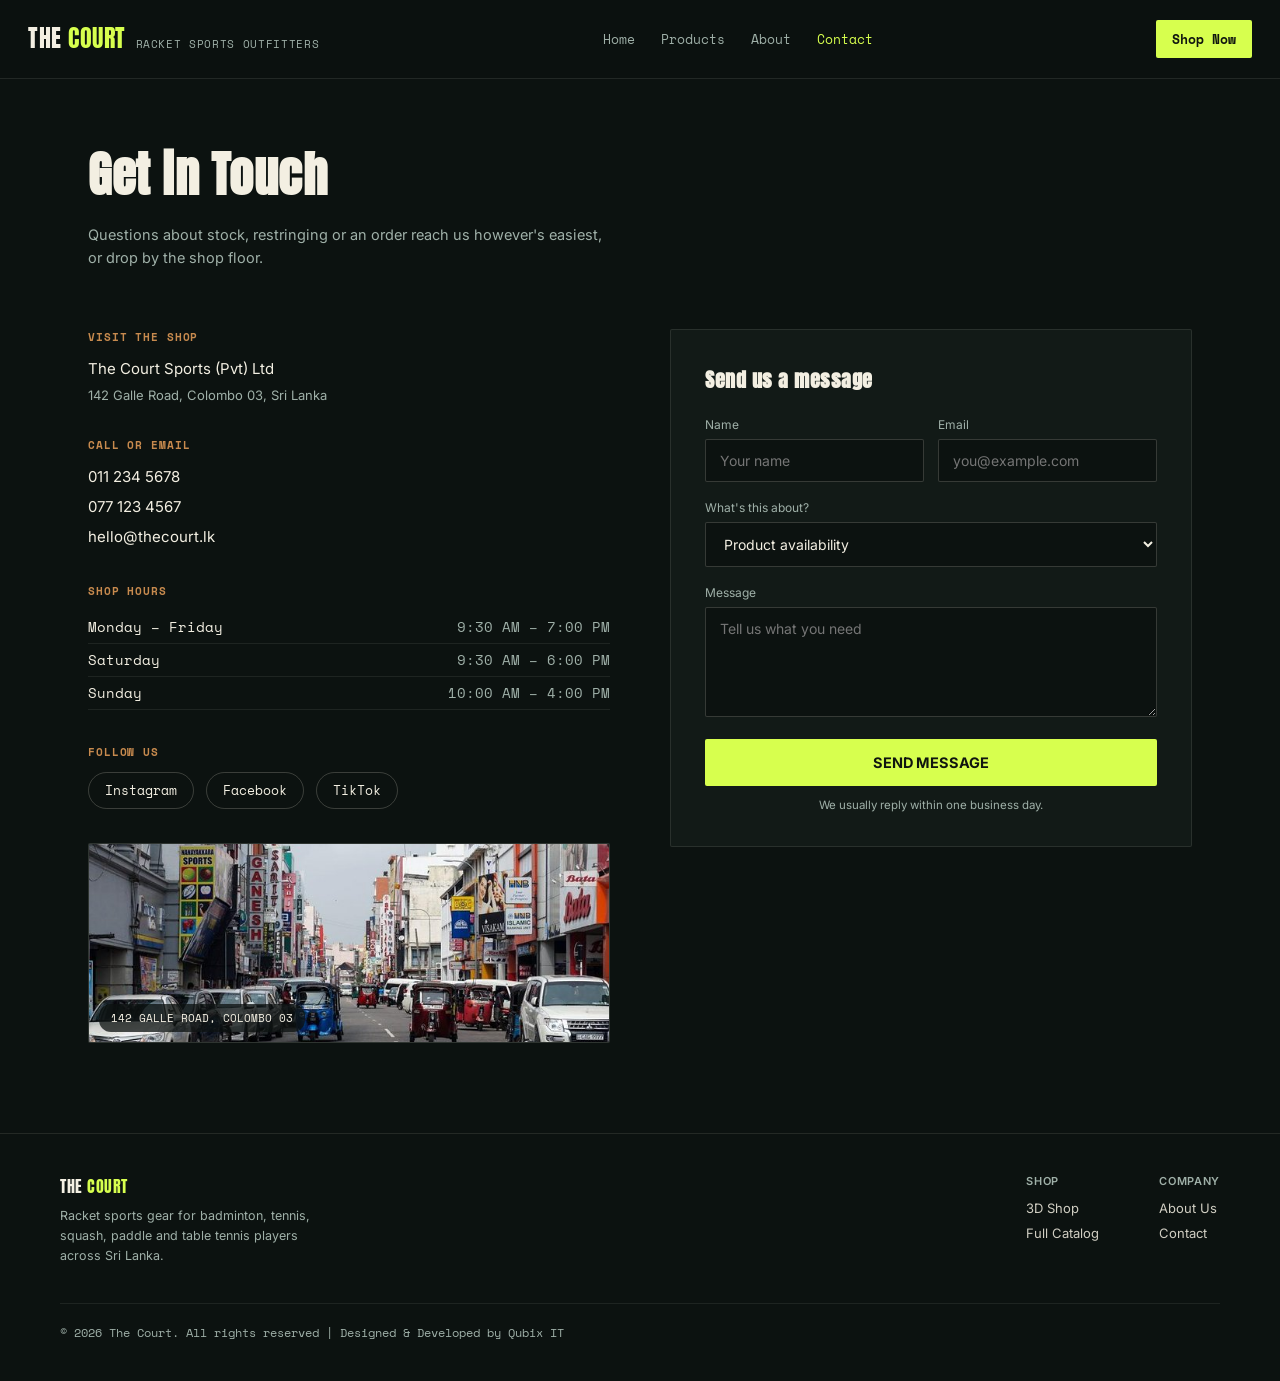
<file: contact.html>
<!DOCTYPE html>
<html lang="en">
<head>
<meta charset="UTF-8" />
<meta name="viewport" content="width=device-width, initial-scale=1.0" />
<title>Contact Us &mdash; The Court</title>
<link rel="preconnect" href="https://fonts.googleapis.com">
<link rel="preconnect" href="https://fonts.gstatic.com" crossorigin>
<link href="https://fonts.googleapis.com/css2?family=Anton&family=Inter:wght@400;500;600;700&family=Space+Mono:wght@400;700&display=swap" rel="stylesheet">
<link rel="stylesheet" href="css/contact.css">
</head>
<body>

<header class="site">
  <a class="brand" href="index.html">
    <div class="name display">THE <span class="accent">COURT</span></div>
    <div class="tag mono">RACKET SPORTS OUTFITTERS</div>
  </a>
  <nav class="page-nav mono" id="page-nav">
    <button class="nav-close" id="nav-close" aria-label="Close menu">&times;</button>
    <a href="index.html">Home</a>
    <a href="products.html">Products</a>
    <a href="about.html">About</a>
    <a href="contact.html" class="current">Contact</a>
  </nav>
  <div class="nav-scrim" id="nav-scrim"></div>
  <a class="nav-cta mono" href="products.html">Shop Now</a>
  <button class="hamburger" id="hamburger-btn" aria-label="Open menu" aria-expanded="false">
    <span></span><span></span><span></span>
  </button>
</header>

<div class="page-head">
  <h1 class="display">Get in Touch</h1>
  <p>Questions about stock, restringing or an order reach us however's easiest, or drop by the shop floor.</p>
</div>

<div class="contact-wrap">
  <div>
    <div class="info-block">
      <h4 class="mono">VISIT THE SHOP</h4>
      <div class="line">The Court Sports (Pvt) Ltd</div>
      <div class="sub">142 Galle Road, Colombo 03, Sri Lanka</div>
    </div>

    <div class="info-block">
      <h4 class="mono">CALL OR EMAIL</h4>
      <div class="line"><a href="tel:+94112345678">011 234 5678</a></div>
      <div class="line"><a href="tel:+94771234567">077 123 4567</a></div>
      <div class="line"><a href="mailto:hello@thecourt.lk">hello@thecourt.lk</a></div>
    </div>

    <div class="info-block">
      <h4 class="mono">SHOP HOURS</h4>
      <table class="hours-table mono">
        <tr><td>Monday – Friday</td><td>9:30 AM – 7:00 PM</td></tr>
        <tr><td>Saturday</td><td>9:30 AM – 6:00 PM</td></tr>
        <tr><td>Sunday</td><td>10:00 AM – 4:00 PM</td></tr>
      </table>
    </div>

    <div class="info-block">
      <h4 class="mono">FOLLOW US</h4>
      <div class="social-row mono">
        <a class="social-pill" href="#">Instagram</a>
        <a class="social-pill" href="#">Facebook</a>
        <a class="social-pill" href="#">TikTok</a>
      </div>
    </div>

    <!-- REPLACE: storefront photo or embedded map screenshot. Drop a file at images/contact/map.jpg -->
    <div class="map-block">
      <img src="5.jpg" alt="The Court storefront, 142 Galle Road, Colombo 03"
           onerror="this.onerror=null;this.src='https://picsum.photos/seed/thecourt-map/600/400';">
      <span class="map-label mono">142 GALLE ROAD, COLOMBO 03</span>
    </div>
  </div>

  <form class="contact-form" id="contact-form">
    <h3 class="display">Send us a message</h3>
    <div class="field-row">
      <div class="field">
        <label for="name">Name</label>
        <input id="name" type="text" placeholder="Your name" required />
      </div>
      <div class="field">
        <label for="email">Email</label>
        <input id="email" type="email" placeholder="you@example.com" required />
      </div>
    </div>
    <div class="field">
      <label for="topic">What's this about?</label>
      <select id="topic">
        <option>Product availability</option>
        <option>Restringing service</option>
        <option>Order status</option>
        <option>Something else</option>
      </select>
    </div>
    <div class="field">
      <label for="message">Message</label>
      <textarea id="message" placeholder="Tell us what you need" required></textarea>
    </div>
    <button class="submit-btn" type="submit">SEND MESSAGE</button>
    <div class="form-note">We usually reply within one business day.</div>
  </form>
</div>

<div id="toast"></div>

<footer class="site">
  <div class="footer-wrap">
    <div class="footer-brand">
      <div class="name display">THE <span style="color:var(--lime);">COURT</span></div>
      <p>Racket sports gear for badminton, tennis, squash, paddle and table tennis players across Sri Lanka.</p>
    </div>
    <div class="footer-links">
      <div class="footer-col">
        <h4>SHOP</h4>
        <a href="index.html">3D Shop</a>
        <a href="products.html">Full Catalog</a>
      </div>
      <div class="footer-col">
        <h4>COMPANY</h4>
        <a href="about.html">About Us</a>
        <a href="contact.html">Contact</a>
      </div>
    </div>
  </div>
  <div class="footer-bottom mono">&copy; 2026 The Court. All rights reserved | Designed & Developed by Qubix IT</div>
</footer>

<script src="js/contact.js"></script>

</body>
</html>
</file>
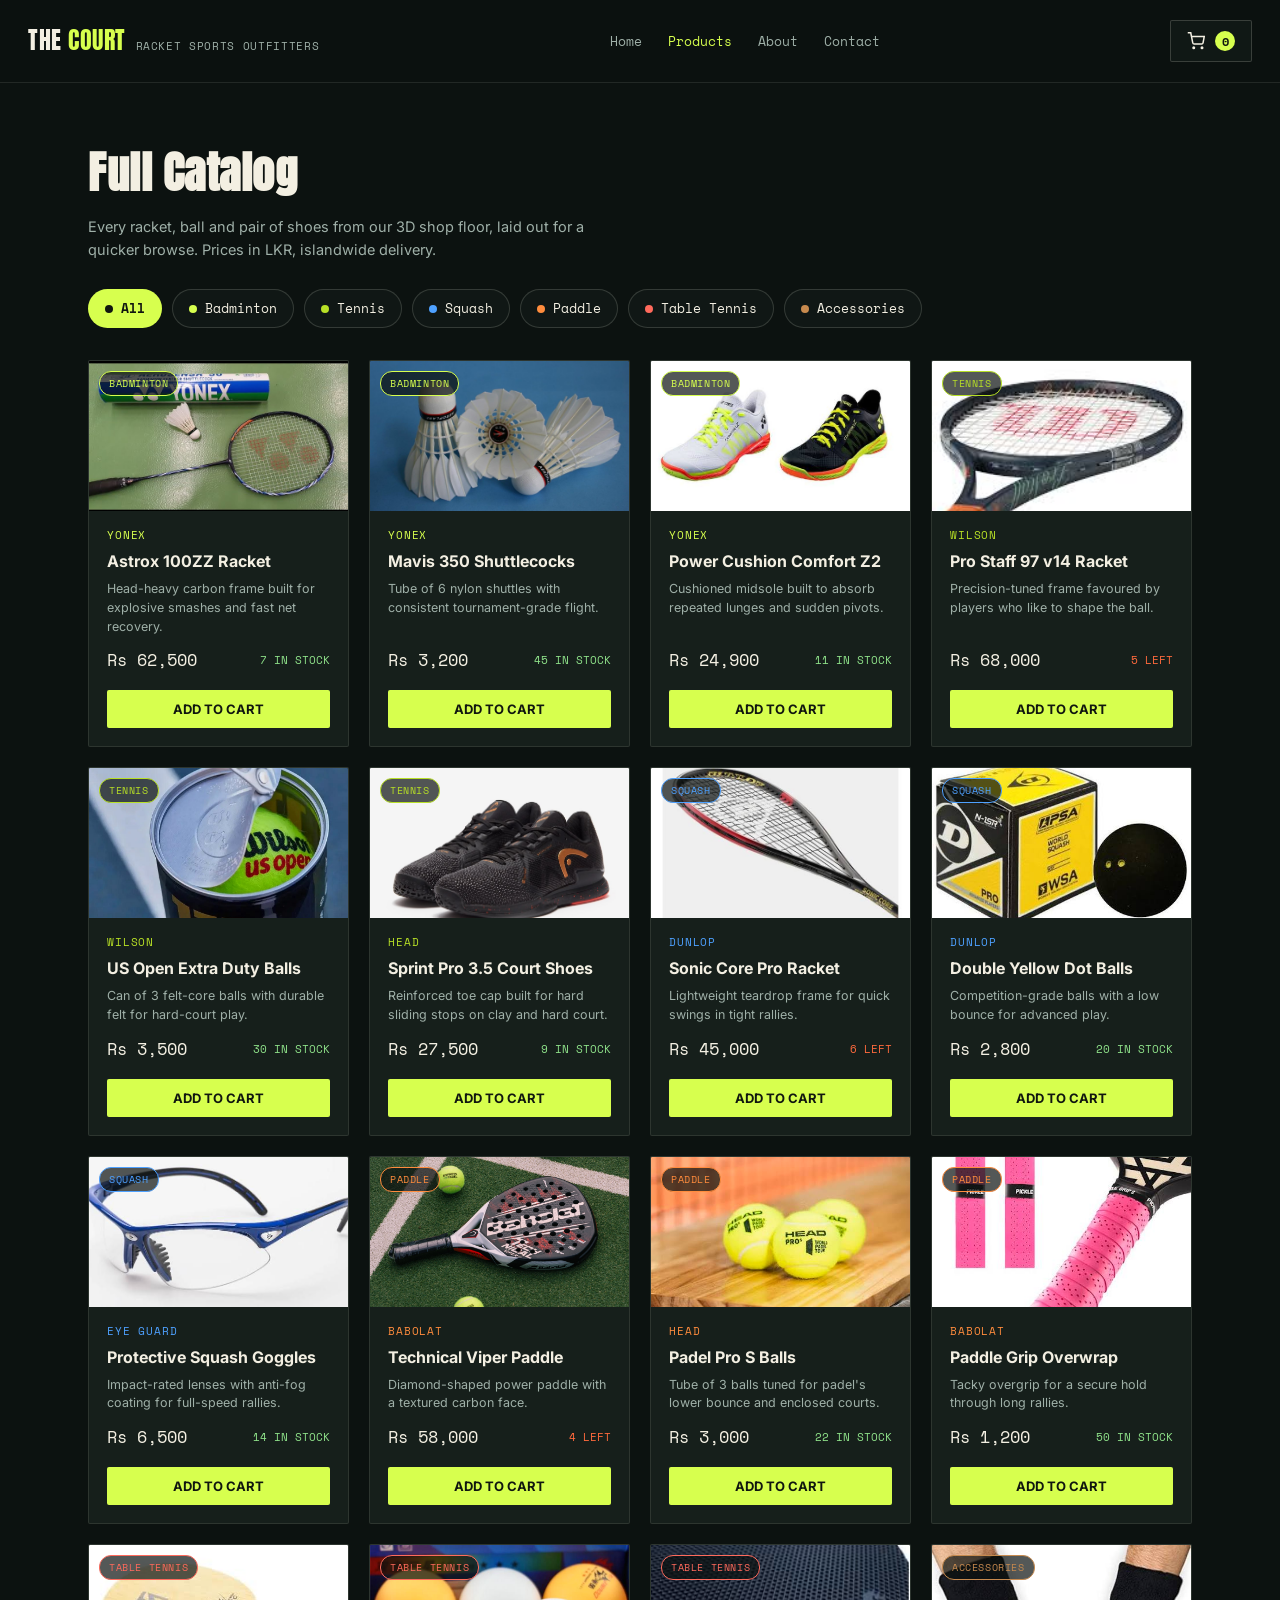
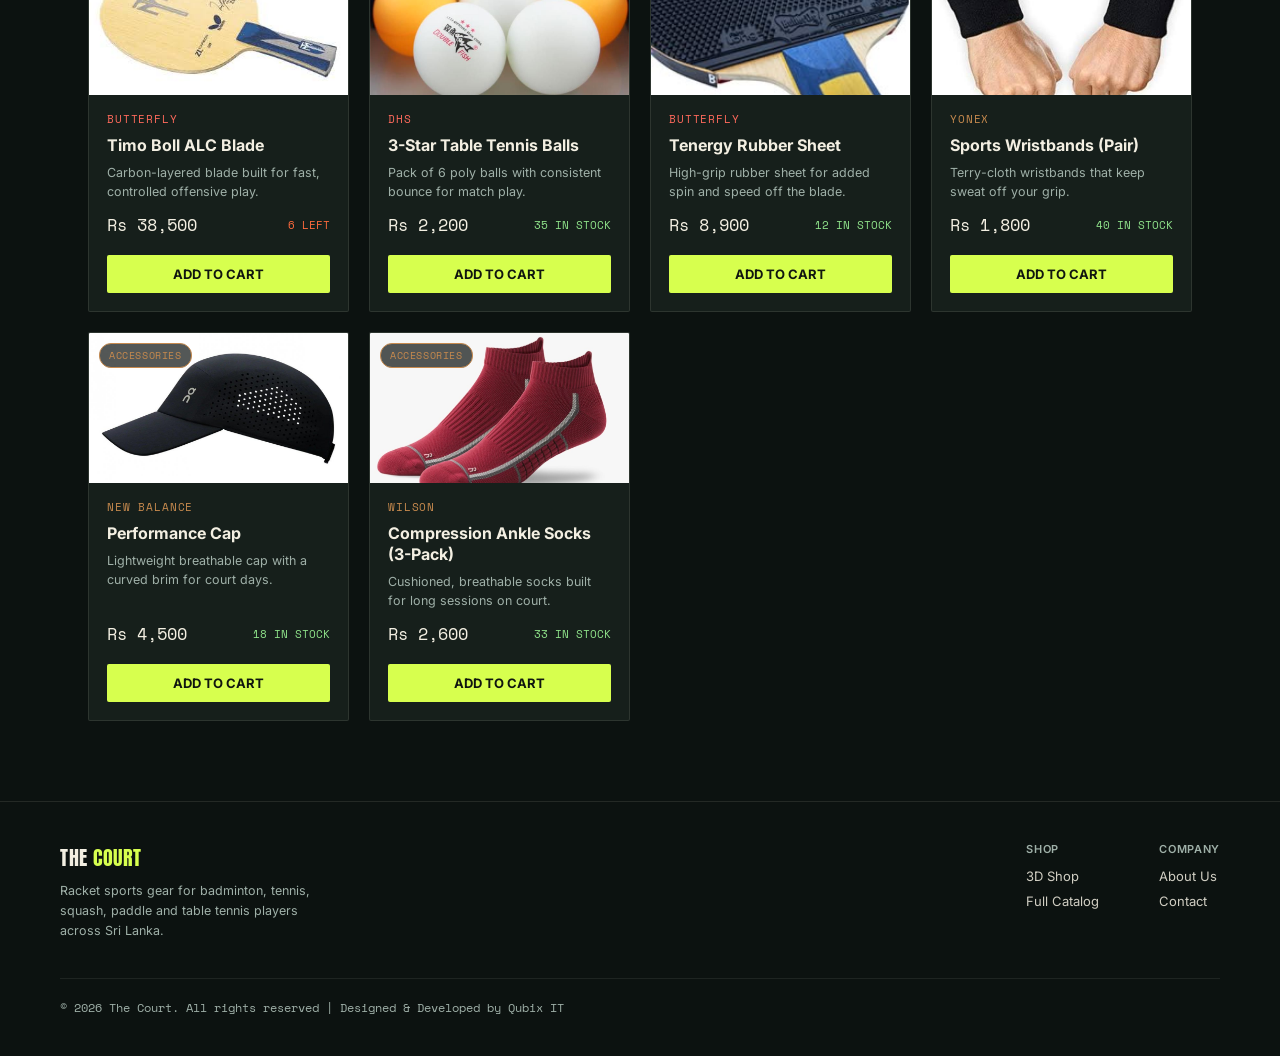
<file: products.html>
<!DOCTYPE html>
<html lang="en">
<head>
<meta charset="UTF-8" />
<meta name="viewport" content="width=device-width, initial-scale=1.0" />
<title>Products &mdash; The Court</title>
<link rel="preconnect" href="https://fonts.googleapis.com">
<link rel="preconnect" href="https://fonts.gstatic.com" crossorigin>
<link href="https://fonts.googleapis.com/css2?family=Anton&family=Inter:wght@400;500;600;700&family=Space+Mono:wght@400;700&display=swap" rel="stylesheet">
<link rel="stylesheet" href="css/products.css">
</head>
<body>

<header class="site">
  <a class="brand" href="index.html">
    <div class="name display">THE <span class="accent">COURT</span></div>
    <div class="tag mono">RACKET SPORTS OUTFITTERS</div>
  </a>
  <nav class="page-nav mono" id="page-nav">
    <button class="nav-close" id="nav-close" aria-label="Close menu">&times;</button>
    <a href="index.html">Home</a>
    <a href="products.html" class="current">Products</a>
    <a href="about.html">About</a>
    <a href="contact.html">Contact</a>
  </nav>
  <div class="nav-scrim" id="nav-scrim"></div>
  <button class="hamburger" id="hamburger-btn" aria-label="Open menu" aria-expanded="false">
    <span></span><span></span><span></span>
  </button>
  <button id="cart-btn">
    <svg viewBox="0 0 24 24" fill="none" stroke="#f3efe2" stroke-width="2"><circle cx="9" cy="21" r="1"/><circle cx="20" cy="21" r="1"/><path d="M1 1h4l2.68 13.39a2 2 0 0 0 2 1.61h9.72a2 2 0 0 0 2-1.61L23 6H6"/></svg>
    <span class="mono" id="cart-count">0</span>
  </button>
</header>

<div class="page-head">
  <h1 class="display">Full Catalog</h1>
  <p>Every racket, ball and pair of shoes from our 3D shop floor, laid out for a quicker browse. Prices in LKR, islandwide delivery.</p>
</div>

<div class="filters mono" id="filters"></div>
<div class="grid" id="grid"></div>

<div id="cart-drawer">
  <div class="cart-head">
    <h2>YOUR CART</h2>
    <button class="panel-close" id="cart-close">&times;</button>
  </div>
  <div id="cart-items"></div>
  <div class="cart-foot">
    <div class="cart-line"><span>Items</span><span id="cart-item-count" class="mono">0</span></div>
    <div class="cart-line total"><span>Total</span><span id="cart-total" class="mono">Rs 0</span></div>
    <button id="checkout-btn">CHECK AVAILABILITY &amp; CHECKOUT</button>
  </div>
</div>
<div id="scrim"></div>
<div id="toast"></div>

<footer class="site">
  <div class="footer-wrap">
    <div class="footer-brand">
      <div class="name display">THE <span style="color:var(--lime);">COURT</span></div>
      <p>Racket sports gear for badminton, tennis, squash, paddle and table tennis players across Sri Lanka.</p>
    </div>
    <div class="footer-links">
      <div class="footer-col">
        <h4>SHOP</h4>
        <a href="index.html">3D Shop</a>
        <a href="products.html">Full Catalog</a>
      </div>
      <div class="footer-col">
        <h4>COMPANY</h4>
        <a href="about.html">About Us</a>
        <a href="contact.html">Contact</a>
      </div>
    </div>
  </div>
  <div class="footer-bottom mono">&copy; 2026 The Court. All rights reserved | Designed & Developed by Qubix IT</div>
</footer>

<script src="js/products.js"></script>
</body>
</html>
</file>
<file: css/contact.css>
:root{
    --bg-deep:#0c1210; --bg-panel:#121a17; --bg-card:#161f1b;
    --line-white:#f3efe2; --lime:#d7ff4e; --clay:#ff6a3d; --wood:#c78a4e;
    --ink-muted:#9fb0a8; --danger:#ff5c5c; --radius:2px;
  }
  *{box-sizing:border-box;}
  body{ margin:0; background:var(--bg-deep); color:var(--line-white); font-family:'Inter',sans-serif; }
  .display{ font-family:'Anton',sans-serif; letter-spacing:0.5px; }
  .mono{ font-family:'Space Mono',monospace; }
  a{ color:inherit; }

  header.site{
    position:sticky; top:0; z-index:40; display:flex; align-items:center; justify-content:space-between;
    padding:20px 28px; background:rgba(12,18,16,0.9); backdrop-filter:blur(8px);
    border-bottom:1px solid rgba(243,239,226,0.1);
  }
  .brand{ display:flex; align-items:baseline; gap:10px; text-decoration:none; }
  .brand .name{ font-size:24px; line-height:1; color:var(--line-white); }
  .brand .name .accent{ color:var(--lime); }
  .brand .tag{ font-size:11px; color:var(--ink-muted); letter-spacing:0.06em; }
  .page-nav{ display:flex; align-items:center; gap:26px; }
  .page-nav a{ color:var(--ink-muted); text-decoration:none; font-size:13px; transition:color .18s ease; }
  .page-nav a:hover{ color:var(--line-white); }
  .page-nav a.current{ color:var(--lime); }
  .nav-cta{ background:var(--lime); color:#10160f; padding:9px 16px; border-radius:var(--radius); text-decoration:none; font-size:13px; font-weight:700; }

  .page-head{ padding:60px 28px 10px; max-width:1160px; margin:0 auto; }
  .page-head h1{ font-size:48px; margin:0 0 12px; }
  .page-head p{ color:var(--ink-muted); max-width:520px; line-height:1.6; font-size:14.5px; margin:0; }

  .contact-wrap{ max-width:1160px; margin:0 auto; padding:50px 28px 90px; display:grid; grid-template-columns:1fr 1fr; gap:60px; align-items:start; }

  .info-block{ margin-bottom:34px; }
  .info-block h4{ font-size:11px; letter-spacing:0.08em; color:var(--wood); margin:0 0 12px; }
  .info-block .line{ font-size:15px; margin-bottom:6px; line-height:1.6; }
  .info-block .line a{ text-decoration:none; }
  .info-block .line a:hover{ color:var(--lime); }
  .info-block .sub{ color:var(--ink-muted); font-size:13px; }

  .social-row{ display:flex; gap:12px; margin-top:6px; }
  .social-pill{
    border:1px solid rgba(243,239,226,0.2); border-radius:20px; padding:8px 16px; font-size:12.5px;
    text-decoration:none; transition:border-color .18s ease, color .18s ease;
  }
  .social-pill:hover{ border-color:var(--lime); color:var(--lime); }

  .map-block{
    margin-top:34px; height:200px; border-radius:var(--radius); border:1px solid rgba(243,239,226,0.12);
    position:relative; overflow:hidden; background:var(--bg-panel);
  }
  .map-block img{ width:100%; height:100%; object-fit:cover; display:block; }
  .map-label{
    position:absolute; bottom:10px; left:10px; font-size:11px; color:var(--line-white);
    background:rgba(12,18,16,0.75); padding:6px 12px; border-radius:12px;
  }

  form.contact-form{ background:var(--bg-panel); border:1px solid rgba(243,239,226,0.1); padding:34px; border-radius:var(--radius); }
  form.contact-form h3{ margin:0 0 22px; font-size:20px; }
  .field{ margin-bottom:18px; }
  .field label{ display:block; font-size:12px; color:var(--ink-muted); margin-bottom:7px; }
  .field input, .field select, .field textarea{
    width:100%; background:var(--bg-deep); border:1px solid rgba(243,239,226,0.18); color:var(--line-white);
    padding:12px 14px; border-radius:var(--radius); font-family:'Inter',sans-serif; font-size:14px;
  }
  .field input:focus, .field select:focus, .field textarea:focus{ outline:none; border-color:var(--lime); }
  .field textarea{ resize:vertical; min-height:110px; }
  .field-row{ display:flex; gap:14px; }
  .field-row .field{ flex:1; }
  .submit-btn{
    width:100%; background:var(--lime); color:#10160f; border:none; padding:15px; font-weight:700;
    font-size:14.5px; border-radius:var(--radius); cursor:pointer; font-family:'Inter',sans-serif;
  }
  .form-note{ font-size:11.5px; color:var(--ink-muted); margin-top:12px; text-align:center; }

  #toast{
    position:fixed; bottom:26px; left:50%; transform:translateX(-50%) translateY(20px);
    background:var(--line-white); color:#10160f; padding:12px 20px; border-radius:20px;
    font-size:13px; font-weight:600; opacity:0; transition:all .3s ease; z-index:70; pointer-events:none;
  }
  #toast.show{ opacity:1; transform:translateX(-50%) translateY(0); }

  .hours-table{ width:100%; border-collapse:collapse; font-size:13.5px; margin-top:6px; }
  .hours-table td{ padding:6px 0; border-bottom:1px solid rgba(243,239,226,0.08); }
  .hours-table td:last-child{ text-align:right; color:var(--ink-muted); }

  footer.site{ border-top:1px solid rgba(243,239,226,0.1); padding:40px 28px; }
  .footer-wrap{ max-width:1160px; margin:0 auto; display:flex; flex-wrap:wrap; gap:24px; justify-content:space-between; }
  .footer-brand p{ color:var(--ink-muted); font-size:12.5px; max-width:280px; line-height:1.6; margin-top:8px; }
  .footer-links{ display:flex; gap:60px; flex-wrap:wrap; }
  .footer-col h4{ font-size:11px; letter-spacing:0.06em; color:var(--ink-muted); margin:0 0 12px; font-weight:600; }
  .footer-col a{ display:block; text-decoration:none; color:var(--line-white); font-size:13px; margin-bottom:9px; opacity:0.85; }
  .footer-col a:hover{ opacity:1; color:var(--lime); }
  .footer-bottom{ max-width:1160px; margin:24px auto 0; padding-top:20px; border-top:1px solid rgba(243,239,226,0.08); color:var(--ink-muted); font-size:11.5px; }

  @media (max-width: 760px){

    .brand .tag{ display:none; }
    .contact-wrap{ grid-template-columns:1fr; }
    .page-head h1{ font-size:34px; }
  }

/* ============================================================
   HAMBURGER / MOBILE NAV (shared pattern across all pages)
   Everything keys off body.nav-open — no other state to conflict.
============================================================ */
.hamburger{
  display:none;
  flex-direction:column;
  justify-content:center;
  align-items:center;
  gap:5px;
  width:40px; height:40px;
  background:none;
  border:1px solid rgba(243,239,226,0.18);
  border-radius:2px;
  cursor:pointer;
  padding:0;
  z-index:210;
}
.hamburger span{
  display:block;
  width:20px;
  height:2px;
  background:#f3efe2;
}
.hamburger:hover{ border-color:#d7ff4e; }

body.nav-open .hamburger{ display:none !important; }

.nav-close{ display:none !important; }
body.nav-open .nav-close{ display:block !important; }

.nav-scrim{
  position:fixed; inset:0;
  background:rgba(4,7,6,0.6);
  z-index:9998;
  opacity:0; pointer-events:none;
  transition:opacity .3s ease;
}
body.nav-open .nav-scrim{ opacity:1 !important; pointer-events:auto !important; }

@media (max-width: 760px){
  .hamburger{ display:flex; }

  header.site{ backdrop-filter:none !important; }

  .page-nav{
    display:flex !important;
    position:fixed !important;
    top:0 !important; right:0 !important; left:auto !important; bottom:auto !important;
    height:100vh !important;
    width:280px !important;
    max-width:82vw;
    background-color:#121a17 !important;
    opacity:1 !important;
    border-left:1px solid rgba(243,239,226,0.12);
    flex-direction:column;
    align-items:flex-start;
    gap:0;
    padding:80px 28px 28px;
    transform:translateX(100%);
    transition:transform .3s ease;
    z-index:9999 !important;
  }
  body.nav-open .page-nav{ transform:translateX(0) !important; }

  .page-nav a{
    width:100%;
    padding:14px 0;
    font-size:16px;
    font-weight:700 !important;
    color:#f3efe2 !important;
    border-bottom:1px solid rgba(243,239,226,0.08);
  }

  .nav-close{
    position:absolute;
    top:18px; right:20px;
    background:none;
    border:none;
    color:#f3efe2 !important;
    font-size:28px;
    line-height:1;
    cursor:pointer;
    padding:4px;
    z-index:10000;
  }
  .nav-close:hover{ color:#d7ff4e !important; }
}
</file>
<file: css/products.css>
:root{
    --bg-deep:#0c1210;
    --bg-panel:#121a17;
    --bg-card:#161f1b;
    --line-white:#f3efe2;
    --lime:#d7ff4e;
    --clay:#ff6a3d;
    --wood:#c78a4e;
    --ink-muted:#9fb0a8;
    --danger:#ff5c5c;
    --radius:2px;
  }
  *{box-sizing:border-box;}
  html{scroll-behavior:smooth;}
  body{
    margin:0; background:var(--bg-deep); color:var(--line-white);
    font-family:'Inter',sans-serif; min-height:100vh;
  }
  .display{ font-family:'Anton',sans-serif; letter-spacing:0.5px; }
  .mono{ font-family:'Space Mono',monospace; }
  a{ color:inherit; }

  /* ---------- Nav ---------- */
  header.site{
    position:sticky; top:0; z-index:40;
    display:flex; align-items:center; justify-content:space-between;
    padding:20px 28px; background:rgba(12,18,16,0.9); backdrop-filter:blur(8px);
    border-bottom:1px solid rgba(243,239,226,0.1);
  }
  .brand{ display:flex; align-items:baseline; gap:10px; text-decoration:none; }
  .brand .name{ font-size:24px; line-height:1; color:var(--line-white); }
  .brand .name .accent{ color:var(--lime); }
  .brand .tag{ font-size:11px; color:var(--ink-muted); letter-spacing:0.06em; }
  .page-nav{ display:flex; align-items:center; gap:26px; }
  .page-nav a{ color:var(--ink-muted); text-decoration:none; font-size:13px; transition:color .18s ease; }
  .page-nav a:hover{ color:var(--line-white); }
  .page-nav a.current{ color:var(--lime); }
  #cart-btn{
    display:flex; align-items:center; gap:10px;
    background:rgba(18,26,23,0.85); border:1px solid rgba(243,239,226,0.18);
    padding:10px 16px; border-radius:var(--radius); cursor:pointer;
    transition:border-color .18s ease, transform .18s ease; color:var(--line-white);
  }
  #cart-btn:hover{ border-color:var(--lime); transform:translateY(-1px); }
  #cart-btn svg{ width:18px; height:18px; display:block; }
  #cart-count{
    background:var(--lime); color:#10160f; font-weight:700; font-size:12px;
    min-width:20px; height:20px; border-radius:10px; display:flex; align-items:center; justify-content:center;
    padding:0 5px;
  }

  /* ---------- Page header ---------- */
  .page-head{ padding:56px 28px 28px; max-width:1160px; margin:0 auto; }
  .page-head h1{ font-size:44px; margin:0 0 10px; }
  .page-head p{ color:var(--ink-muted); max-width:520px; line-height:1.6; margin:0; font-size:14.5px; }

  /* ---------- Filters ---------- */
  .filters{ display:flex; gap:10px; flex-wrap:wrap; padding:0 28px 32px; max-width:1160px; margin:0 auto; }
  .filter-chip{
    background:rgba(18,26,23,0.75); border:1px solid rgba(243,239,226,0.16);
    color:var(--line-white); font-size:12.5px; padding:9px 16px; border-radius:20px;
    cursor:pointer; display:flex; align-items:center; gap:8px;
    transition:border-color .18s ease, background .18s ease;
  }
  .filter-chip .dot{ width:8px; height:8px; border-radius:50%; background:var(--chip-color, var(--lime)); }
  .filter-chip:hover{ border-color:var(--chip-color, var(--lime)); }
  .filter-chip.active{ background:var(--chip-color, var(--lime)); color:#10160f; border-color:transparent; font-weight:600; }
  .filter-chip.active .dot{ background:#10160f; }

  /* ---------- Product grid ---------- */
  .grid{
    display:grid; grid-template-columns:repeat(auto-fill, minmax(250px,1fr)); gap:20px;
    padding:0 28px 80px; max-width:1160px; margin:0 auto;
  }
  .card{
    background:var(--bg-card); border:1px solid rgba(243,239,226,0.1); border-radius:var(--radius);
    display:flex; flex-direction:column; overflow:hidden; transition:transform .18s ease, border-color .18s ease;
  }
  .card:hover{ transform:translateY(-3px); border-color:var(--card-color, var(--lime)); }
  .card-swatch{
    height:150px; background:linear-gradient(160deg, var(--card-color,var(--lime))33, var(--card-color,var(--lime))0d);
    display:flex; align-items:center; justify-content:center; position:relative; overflow:hidden;
  }
  .card-swatch .badge{
    position:absolute; top:10px; left:10px; font-size:10px; letter-spacing:0.06em; z-index:2;
    padding:4px 9px; border-radius:12px; background:rgba(12,18,16,0.7); color:var(--card-color,var(--lime));
    border:1px solid var(--card-color,var(--lime));
  }
  .card-photo{
    width:100%; height:100%; object-fit:cover; display:block;
    filter:saturate(1.05);
  }
  .card-body{ padding:16px 18px 18px; display:flex; flex-direction:column; gap:8px; flex:1; }
  .card-brand{ font-size:10.5px; letter-spacing:0.08em; color:var(--card-color,var(--lime)); }
  .card-name{ font-size:16px; line-height:1.3; margin:0; }
  .card-desc{ font-size:12.5px; color:var(--ink-muted); line-height:1.5; flex:1; margin:0; }
  .card-foot{ display:flex; align-items:center; justify-content:space-between; margin-top:4px; }
  .card-price{ font-size:16.5px; }
  .card-stock{ font-size:11px; }
  .card-stock.in{ color:#8fe28a; }
  .card-stock.low{ color:var(--clay); }
  .card-stock.out{ color:var(--danger); }
  .card-add{
    margin-top:10px; width:100%; background:var(--lime); color:#10160f; border:none; padding:11px;
    font-family:'Inter',sans-serif; font-weight:700; font-size:13px; border-radius:var(--radius);
    cursor:pointer; transition:transform .15s ease, opacity .15s ease;
  }
  .card-add:hover{ transform:translateY(-1px); }
  .card-add:disabled{ opacity:0.35; cursor:not-allowed; transform:none; }

  /* ---------- Cart drawer (shared pattern) ---------- */
  #cart-drawer{
    position:fixed; top:0; right:0; height:100%; width:400px; max-width:92vw;
    background:var(--bg-panel); border-left:1px solid rgba(243,239,226,0.12);
    transform:translateX(100%); transition:transform .38s cubic-bezier(.22,.9,.32,1);
    z-index:60; display:flex; flex-direction:column;
  }
  #cart-drawer.open{ transform:translateX(0); }
  .cart-head{ display:flex; justify-content:space-between; align-items:center; padding:24px 26px 14px; }
  .cart-head h2{ font-family:'Anton',sans-serif; font-size:22px; margin:0; font-weight:normal; }
  .panel-close{ background:none; border:none; color:var(--ink-muted); font-size:22px; cursor:pointer; line-height:1; padding:4px; }
  .panel-close:hover{ color:var(--line-white); }
  #cart-items{ flex:1; overflow-y:auto; padding:6px 26px; }
  .cart-empty{ color:var(--ink-muted); font-size:13.5px; margin-top:40px; text-align:center; }
  .cart-item{ display:flex; gap:12px; padding:16px 0; border-bottom:1px solid rgba(243,239,226,0.08); }
  .ci-swatch{ width:52px; height:52px; border-radius:var(--radius); flex-shrink:0; }
  .ci-info{ flex:1; min-width:0; }
  .ci-name{ font-size:14px; margin-bottom:3px; }
  .ci-sport{ font-size:10.5px; color:var(--ink-muted); letter-spacing:.05em; margin-bottom:8px; }
  .ci-controls{ display:flex; align-items:center; gap:10px; }
  .ci-qbtn{ width:22px; height:22px; border-radius:50%; border:1px solid rgba(243,239,226,0.25); background:none; color:var(--line-white); cursor:pointer; font-size:13px; line-height:1; }
  .ci-price{ text-align:right; flex-shrink:0; }
  .ci-total{ font-size:14.5px; }
  .ci-remove{ background:none; border:none; color:var(--ink-muted); font-size:11px; cursor:pointer; margin-top:8px; text-decoration:underline; padding:0; }
  .ci-remove:hover{ color:var(--danger); }
  .ci-avail{ font-size:10.5px; margin-top:6px; }
  .ci-avail.ok{ color:#8fe28a; }
  .ci-avail.warn{ color:var(--clay); }
  .cart-foot{ padding:20px 26px 26px; border-top:1px solid rgba(243,239,226,0.12); }
  .cart-line{ display:flex; justify-content:space-between; font-size:13px; color:var(--ink-muted); margin-bottom:8px; }
  .cart-line.total{ color:var(--line-white); font-size:19px; margin-top:10px; margin-bottom:18px; }
  #checkout-btn{ width:100%; background:var(--lime); color:#10160f; border:none; padding:15px; font-weight:700; font-size:14.5px; border-radius:var(--radius); cursor:pointer; }
  #checkout-btn:disabled{ opacity:0.35; cursor:not-allowed; }

  #scrim{
    position:fixed; inset:0; background:rgba(4,7,6,0.5); z-index:50; opacity:0; pointer-events:none;
    transition:opacity .3s ease;
  }
  #scrim.show{ opacity:1; pointer-events:auto; }

  #toast{
    position:fixed; bottom:26px; left:50%; transform:translateX(-50%) translateY(20px);
    background:var(--line-white); color:#10160f; padding:12px 20px; border-radius:20px;
    font-size:13px; font-weight:600; opacity:0; transition:all .3s ease; z-index:70; pointer-events:none;
    white-space:nowrap;
  }
  #toast.show{ opacity:1; transform:translateX(-50%) translateY(0); }

  /* ---------- Footer ---------- */
  footer.site{ border-top:1px solid rgba(243,239,226,0.1); padding:40px 28px; }
  .footer-wrap{ max-width:1160px; margin:0 auto; display:flex; flex-wrap:wrap; gap:24px; justify-content:space-between; }
  .footer-brand .name{ font-size:20px; }
  .footer-brand p{ color:var(--ink-muted); font-size:12.5px; max-width:280px; line-height:1.6; margin-top:8px; }
  .footer-links{ display:flex; gap:60px; flex-wrap:wrap; }
  .footer-col h4{ font-size:11px; letter-spacing:0.06em; color:var(--ink-muted); margin:0 0 12px; font-weight:600; }
  .footer-col a{ display:block; text-decoration:none; color:var(--line-white); font-size:13px; margin-bottom:9px; opacity:0.85; }
  .footer-col a:hover{ opacity:1; color:var(--lime); }
  .footer-bottom{ max-width:1160px; margin:24px auto 0; padding-top:20px; border-top:1px solid rgba(243,239,226,0.08); color:var(--ink-muted); font-size:11.5px; }

  @media (max-width: 640px){
    .brand .tag{ display:none; }
    .page-head h1{ font-size:32px; }
    #cart-drawer{ width:100%; max-width:100%; }
  }

/* ============================================================
   HAMBURGER / MOBILE NAV (shared pattern across all pages)
   Everything keys off body.nav-open — no other state to conflict.
============================================================ */
.hamburger{
  display:none;
  flex-direction:column;
  justify-content:center;
  align-items:center;
  gap:5px;
  width:40px; height:40px;
  background:none;
  border:1px solid rgba(243,239,226,0.18);
  border-radius:2px;
  cursor:pointer;
  padding:0;
  z-index:210;
}
.hamburger span{
  display:block;
  width:20px;
  height:2px;
  background:#f3efe2;
}
.hamburger:hover{ border-color:#d7ff4e; }

body.nav-open .hamburger{ display:none !important; }

.nav-close{ display:none !important; }
body.nav-open .nav-close{ display:block !important; }

.nav-scrim{
  position:fixed; inset:0;
  background:rgba(4,7,6,0.6);
  z-index:9998;
  opacity:0; pointer-events:none;
  transition:opacity .3s ease;
}
body.nav-open .nav-scrim{ opacity:1 !important; pointer-events:auto !important; }

@media (max-width: 760px){
  .hamburger{ display:flex; }

  header.site{ backdrop-filter:none !important; }

  .page-nav{
    display:flex !important;
    position:fixed !important;
    top:0 !important; right:0 !important; left:auto !important; bottom:auto !important;
    height:100vh !important;
    width:280px !important;
    max-width:82vw;
    background-color:#121a17 !important;
    opacity:1 !important;
    border-left:1px solid rgba(243,239,226,0.12);
    flex-direction:column;
    align-items:flex-start;
    gap:0;
    padding:80px 28px 28px;
    transform:translateX(100%);
    transition:transform .3s ease;
    z-index:9999 !important;
  }
  body.nav-open .page-nav{ transform:translateX(0) !important; }

  .page-nav a{
    width:100%;
    padding:14px 0;
    font-size:16px;
    font-weight:700 !important;
    color:#f3efe2 !important;
    border-bottom:1px solid rgba(243,239,226,0.08);
  }

  .nav-close{
    position:absolute;
    top:18px; right:20px;
    background:none;
    border:none;
    color:#f3efe2 !important;
    font-size:28px;
    line-height:1;
    cursor:pointer;
    padding:4px;
    z-index:10000;
  }
  .nav-close:hover{ color:#d7ff4e !important; }
}
</file>
